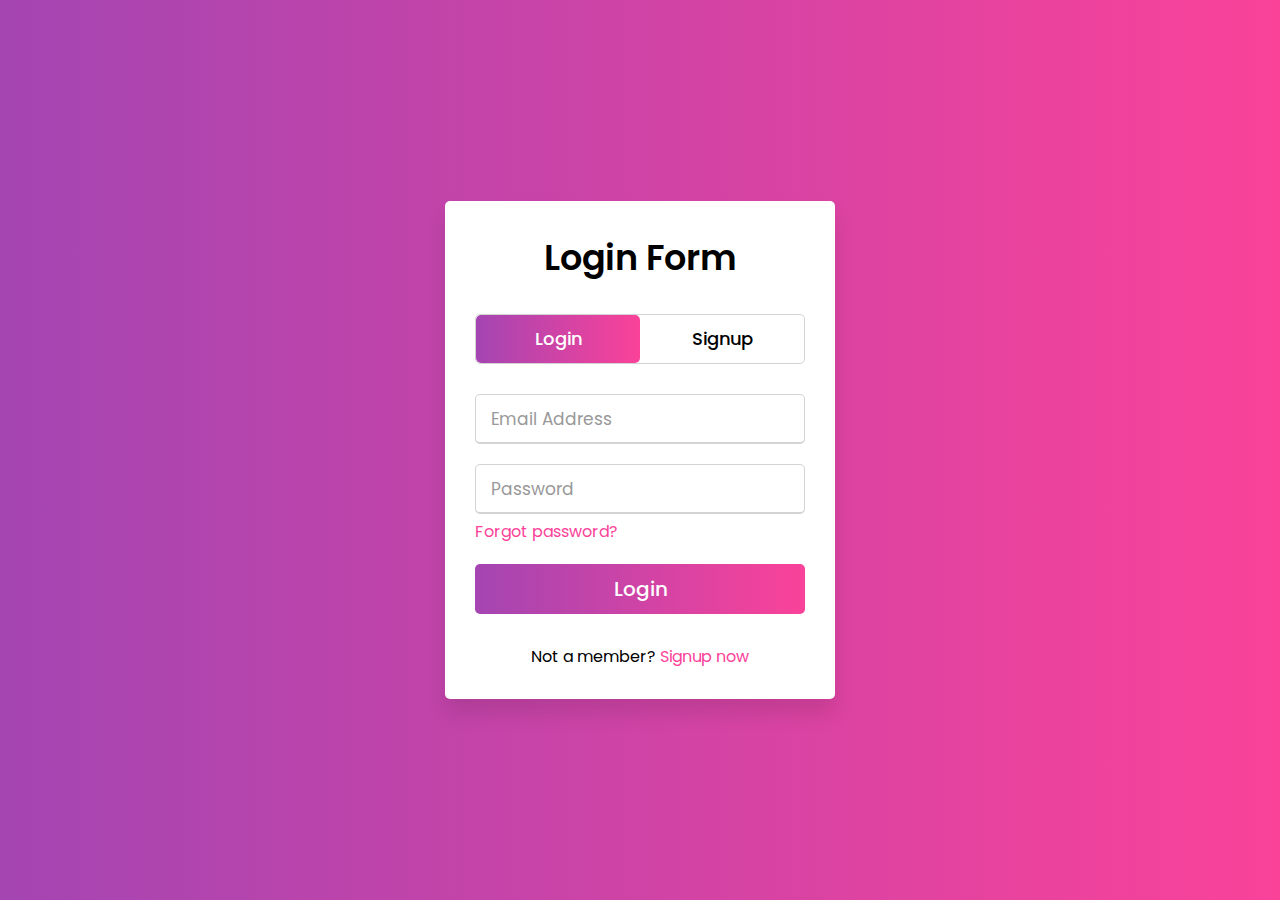
<file: signin/login.html>
<!DOCTYPE html>
<!-- Created By CodingNepal -->
<html lang="en" dir="ltr">
   <head>
      <meta charset="utf-8">
      <title>Login and Registration Form in HTML | CodingNepal</title>
      <link rel="stylesheet" href="sign&login.css">
      <meta name="viewport" content="width=device-width, initial-scale=1.0">
   </head>
   <body>
      <div class="wrapper">
         <div class="title-text">
            <div class="title login">
               Login Form
            </div>
            <div class="title signup">
               Signup Form
            </div>
         </div>
         <div class="form-container">
            <div class="slide-controls">
               <input type="radio" name="slide" id="login" checked>
               <input type="radio" name="slide" id="signup">
               <label for="login" class="slide login">Login</label>
               <label for="signup" class="slide signup">Signup</label>
               <div class="slider-tab"></div>
            </div>
            <div class="form-inner">
               <form action="index.html" class="login">
                  <div class="field">
                     <input type="text" placeholder="Email Address" required>
                  </div>
                  <div class="field">
                     <input type="password" placeholder="Password" required>
                  </div>
                  <div class="pass-link">
                     <a href="#">Forgot password?</a>
                  </div>
                  <div class="field btn">
                     <div class="btn-layer"></div>
                     <input type="submit" value="Login">
                  </div>
                  <div class="signup-link">
                     Not a member? <a href="">Signup now</a>
                  </div>
               </form>
               <form action="index.html" class="signup">
                  <div class="field">
                     <input type="text" placeholder="Email Address" required>
                  </div>
                  <div class="field">
                     <input type="password" placeholder="Password" required>
                  </div>
                  <div class="field">
                     <input type="password" placeholder="Confirm password" required>
                  </div>
                  <div class="field btn">
                     <div class="btn-layer"></div>
                     <input type="submit" value="Signup"  >
                  </div>
               </form>
            </div>
         </div>
      </div>
      <script>
         const loginText = document.querySelector(".title-text .login");
         const loginForm = document.querySelector("form.login");
         const loginBtn = document.querySelector("label.login");
         const signupBtn = document.querySelector("label.signup");
         const signupLink = document.querySelector("form .signup-link a");
         signupBtn.onclick = (()=>{
           loginForm.style.marginLeft = "-50%";
           loginText.style.marginLeft = "-50%";
         });
         loginBtn.onclick = (()=>{
           loginForm.style.marginLeft = "0%";
           loginText.style.marginLeft = "0%";
         });
         signupLink.onclick = (()=>{
           signupBtn.click();
           return false;
         });
      </script>
   </body>
</html>
</file>
<file: signin/sign&login.css>
@import url('https://fonts.googleapis.com/css?family=Poppins:400,500,600,700&display=swap');
*{
  margin: 0;
  padding: 0;
  box-sizing: border-box;
  font-family: 'Poppins', sans-serif;
}
html,body{
  display: grid;
  height: 100%;
  width: 100%;
  place-items: center;
  background: -webkit-linear-gradient(left, #a445b2, #fa4299);
}
::selection{
  background: #fa4299;
  color: #fff;
}
.wrapper{
  overflow: hidden;
  max-width: 390px;
  background: #fff;
  padding: 30px;
  border-radius: 5px;
  box-shadow: 0px 15px 20px rgba(0,0,0,0.1);
}
.wrapper .title-text{
  display: flex;
  width: 200%;
}
.wrapper .title{
  width: 50%;
  font-size: 35px;
  font-weight: 600;
  text-align: center;
  transition: all 0.6s cubic-bezier(0.68,-0.55,0.265,1.55);
}
.wrapper .slide-controls{
  position: relative;
  display: flex;
  height: 50px;
  width: 100%;
  overflow: hidden;
  margin: 30px 0 10px 0;
  justify-content: space-between;
  border: 1px solid lightgrey;
  border-radius: 5px;
}
.slide-controls .slide{
  height: 100%;
  width: 100%;
  color: #fff;
  font-size: 18px;
  font-weight: 500;
  text-align: center;
  line-height: 48px;
  cursor: pointer;
  z-index: 1;
  transition: all 10s ease;
}
.slide-controls label.signup{
  color: #000;
}
.slide-controls .slider-tab{
  position: absolute;
  height: 100%;
  width: 50%;
  left: 0;
  z-index: 0;
  border-radius: 5px;
  background: -webkit-linear-gradient(left, #a445b2, #fa4299);
  transition: all 0.6s cubic-bezier(0.68,-0.55,0.265,1.55);
}
input[type="radio"]{
  display: none;
}
#signup:checked ~ .slider-tab{
  left: 50%;
}
#signup:checked ~ label.signup{
  color: #fff;
  cursor: default;
  user-select: none;
}
#signup:checked ~ label.login{
  color: #000;
}
#login:checked ~ label.signup{
  color: #000;
}
#login:checked ~ label.login{
  cursor: default;
  user-select: none;
}
.wrapper .form-container{
  width: 100%;
  overflow: hidden;
}
.form-container .form-inner{
  display: flex;
  width: 200%;
}
.form-container .form-inner form{
  width: 50%;
  transition: all 0.6s cubic-bezier(0.68,-0.55,0.265,1.55);
}
.form-inner form .field{
  height: 50px;
  width: 100%;
  margin-top: 20px;
}
.form-inner form .field input{
  height: 100%;
  width: 100%;
  outline: none;
  padding-left: 15px;
  border-radius: 5px;
  border: 1px solid lightgrey;
  border-bottom-width: 2px;
  font-size: 17px;
  transition: all 0.3s ease;
}
.form-inner form .field input:focus{
  border-color: #fc83bb;
  /* box-shadow: inset 0 0 3px #fb6aae; */
}
.form-inner form .field input::placeholder{
  color: #999;
  transition: all 0.3s ease;
}
form .field input:focus::placeholder{
  color: #b3b3b3;
}
.form-inner form .pass-link{
  margin-top: 5px;
}
.form-inner form .signup-link{
  text-align: center;
  margin-top: 30px;
}
.form-inner form .pass-link a,
.form-inner form .signup-link a{
  color: #fa4299;
  text-decoration: none;
}
.form-inner form .pass-link a:hover,
.form-inner form .signup-link a:hover{
  text-decoration: underline;
}
form .btn{
  height: 50px;
  width: 100%;
  border-radius: 5px;
  position: relative;
  overflow: hidden;
}
form .btn .btn-layer{
  height: 100%;
  width: 300%;
  position: absolute;
  left: -100%;
  background: -webkit-linear-gradient(right, #a445b2, #fa4299, #a445b2, #fa4299);
  border-radius: 5px;
  transition: all 0.4s ease;;
}
form .btn:hover .btn-layer{
  left: 0;
}
form .btn input[type="submit"]{
  height: 100%;
  width: 100%;
  z-index: 1;
  position: relative;
  background: none;
  border: none;
  color: #fff;
  padding-left: 0;
  border-radius: 5px;
  font-size: 20px;
  font-weight: 500;
  cursor: pointer;
}
</file>
